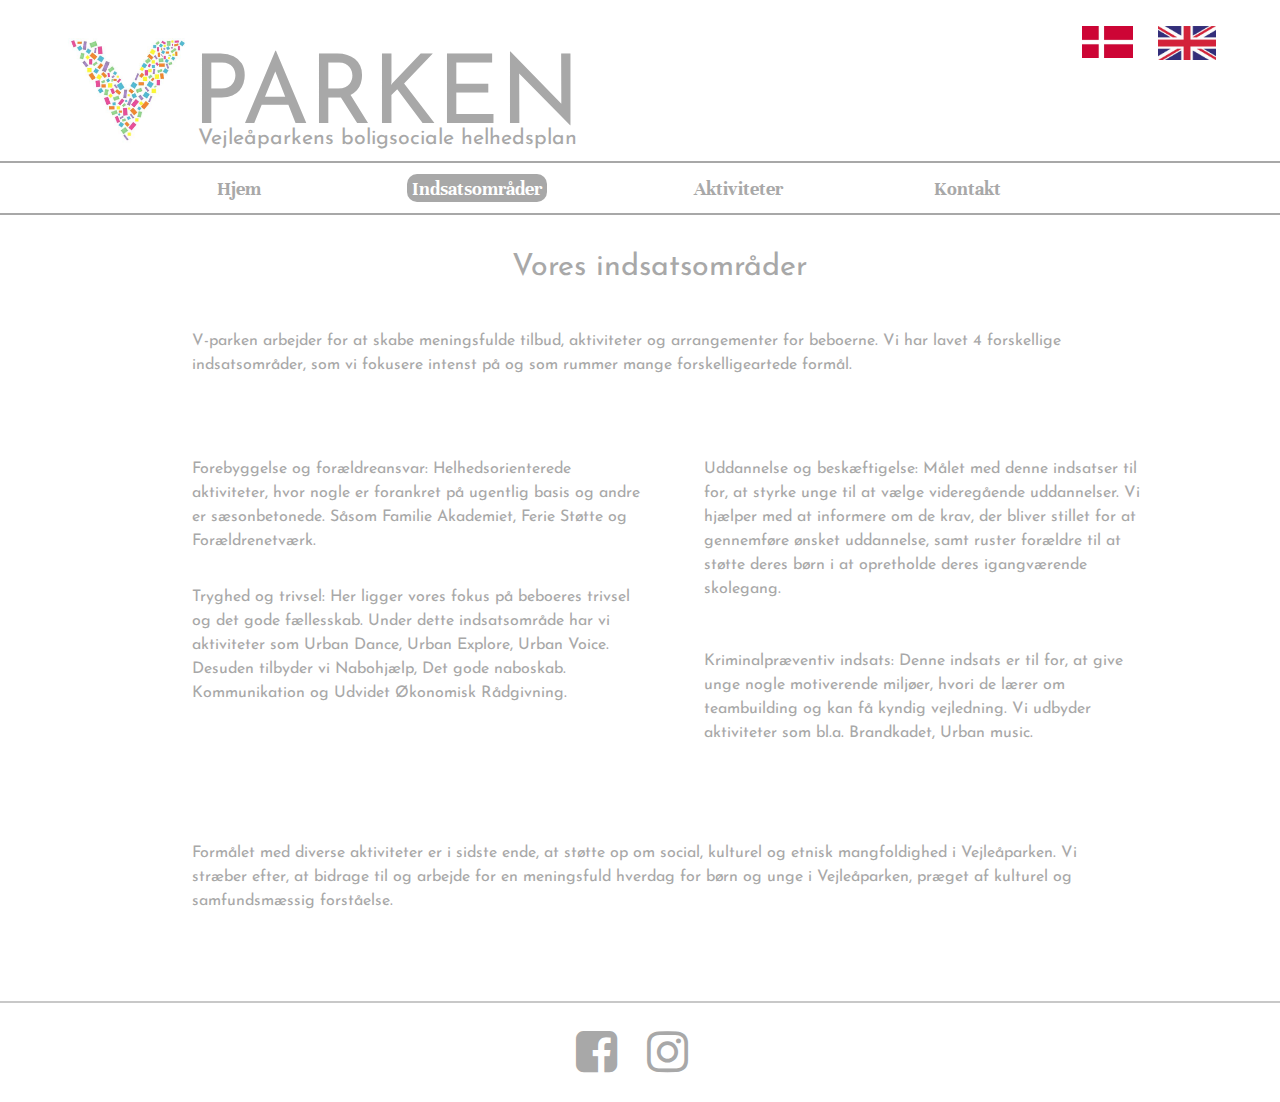
<file: indsats.html>
<!DOCTYPE HTML>
<html lang="da">
<head>
<meta charset="utf-8">
<link rel="stylesheet" type="text/css" href="styles.css">
<link href="https://fonts.googleapis.com/css?family=Josefin+Sans" rel="stylesheet">
<link href="https://fonts.googleapis.com/css?family=Unna" rel="stylesheet">
<link rel="stylesheet" href="https://cdnjs.cloudflare.com/ajax/libs/font-awesome/4.7.0/css/font-awesome.min.css">
<title>V-Parken</title>
<meta name="viewport" content="width=device-width, initial-scale=1.0">
</head>

<body>

<!-- FLAGENE -->

<img class="engelsk" src="english.png" alt="english">

<img class="dansk" src="dansk.png" alt="dansk">

<!-- LOGO -->

<img id="logo" src="logo.jpg" alt="logo">

<!-- SKRIFT PARKEN -->

<h2>PARKEN</h2>

<!-- UNDERSKRIFT -->

<h3>Vejleåparkens boligsociale helhedsplan</h3>

<!-- MENUBAREN -->

<div class="spacer">

</div>

<div id="navigation">

<ul>

<li><a href="index.html">Hjem</a></li>

<li><a href="indsats.html" class="selected">Indsatsområder</a></li>

<li><a href="aktiviteter.html">Aktiviteter</a></li>

<li><a href="kontakt.html">Kontakt</a></li>

</ul>

</div>

<div class="spacer"></div>

<h1>Vores indsatsområder</h1>

<p class="start"> V-parken arbejder for at skabe meningsfulde tilbud, aktiviteter og arrangementer for beboerne. Vi har lavet 4 forskellige indsatsområder, som vi fokusere intenst på og som rummer mange forskelligeartede formål.</p>

<p class="next"> Forebyggelse og forældreansvar: Helhedsorienterede aktiviteter,
hvor nogle er forankret på ugentlig basis og andre er sæsonbetonede.
Såsom Familie Akademiet, Ferie Støtte og Forældrenetværk.</p>

<p class="glemt">Kriminalpræventiv indsats: Denne indsats er til for, at give unge nogle
motiverende miljøer, hvori de lærer om teambuilding og kan få kyndig
vejledning. Vi udbyder aktiviteter som bl.a. Brandkadet, Urban music.</p>

<p class="third">Uddannelse og beskæftigelse: Målet med denne
indsatser til for, at styrke unge til at vælge videregående uddannelser.
Vi hjælper med at informere om de krav, der bliver stillet
for at gennemføre ønsket uddannelse, samt ruster forældre til at
støtte deres børn i at opretholde deres igangværende skolegang.</p>

<p class="fourth">Tryghed og trivsel: Her ligger vores fokus på beboeres
trivsel og det gode fællesskab. Under dette indsatsområde har
vi aktiviteter som Urban Dance, Urban Explore, Urban Voice. Desuden
tilbyder vi Nabohjælp, Det gode naboskab. Kommunikation og Udvidet
Økonomisk Rådgivning.</p>

<p class="slut">Formålet med diverse aktiviteter er i sidste ende,
at støtte op om social, kulturel og etnisk mangfoldighed i
Vejleåparken. Vi stræber efter, at bidrage til og arbejde for
en meningsfuld hverdag for børn og unge i Vejleåparken, præget af
kulturel og samfundsmæssig forståelse.</p>

<!-- FACEBOOK & INSTAGRAM -->
    <footer class="footer">
      <a href="https://www.facebook.com/helhedsplanenivejleaparken/">
        <i class="fa fa-facebook-square fa-2x"></i></a>
        <a href="#">
        <i class="fa fa-instagram" aria-hidden="true"></i></a>
    </footer>

</body>
</html>
</file>
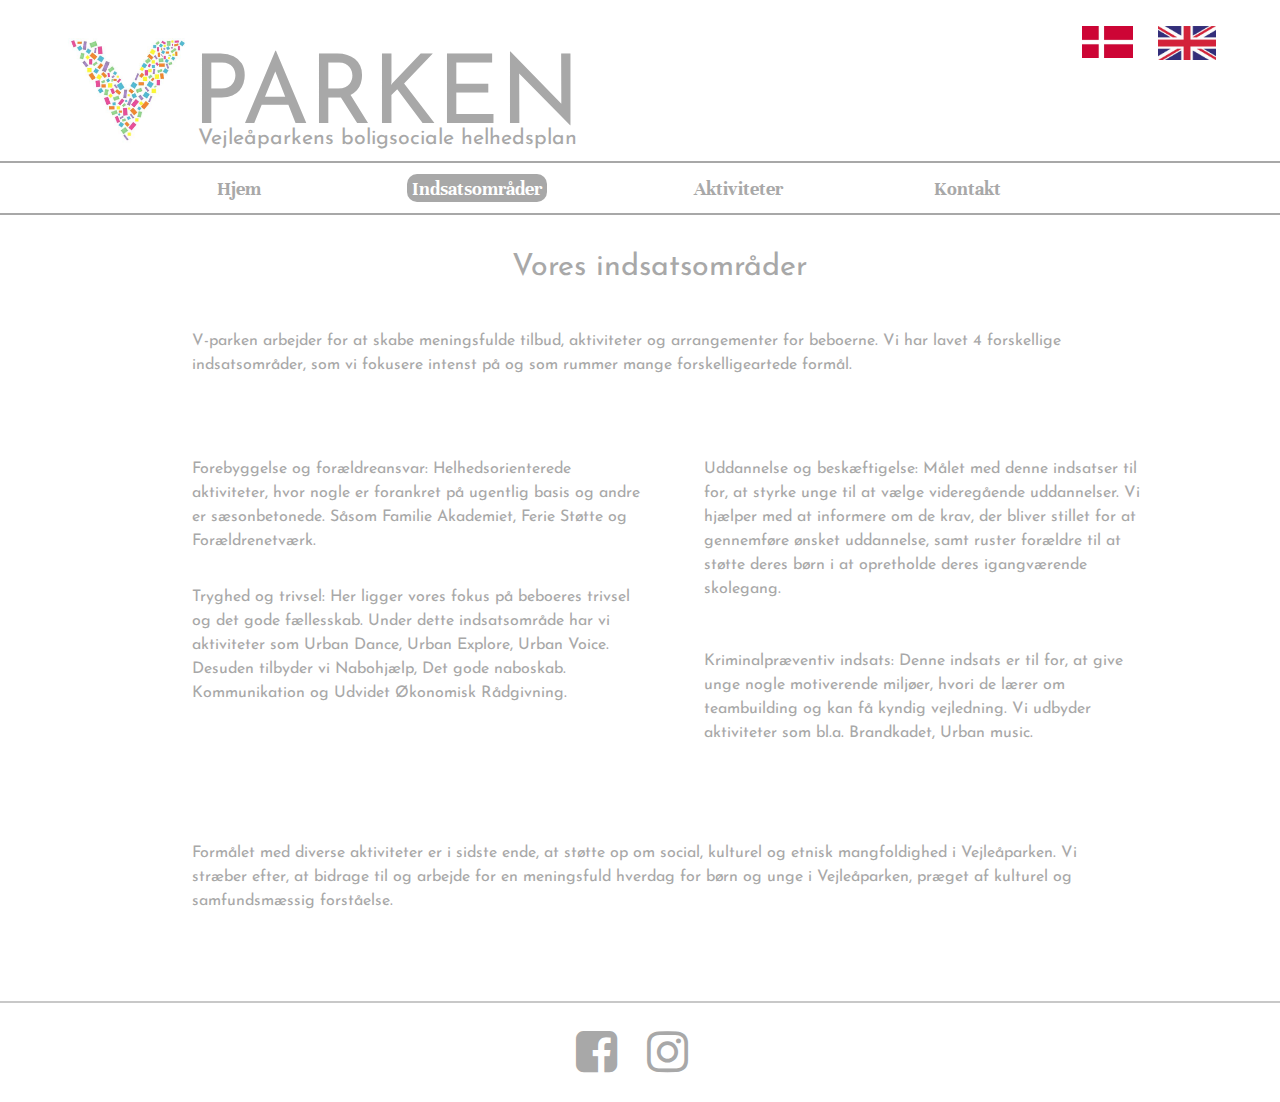
<file: indsatsområder.html>
<!DOCTYPE HTML>
<html>
<head>
<meta charset="utf-8"> <meta name="language" content="Danish">
<link rel="stylesheet" type="text/css" href="styles.css">
<link href="https://fonts.googleapis.com/css?family=Josefin+Sans" rel="stylesheet">
<link href="https://fonts.googleapis.com/css?family=Unna" rel="stylesheet">
<link rel="stylesheet" href="https://cdnjs.cloudflare.com/ajax/libs/font-awesome/4.7.0/css/font-awesome.min.css">
<title>V-Parken</title>
<meta name="viewport" content="width=device-width, initial-scale=1.0">
</head>

<body>

<!-- FLAGENE -->

<img class="engelsk" src="english.png" alt="english">

<img class="dansk" src="dansk.png" alt="dansk">

<!-- LOGO -->

<img id="logo" src="logo.jpg" alt="logo">

<!-- SKRIFT PARKEN -->

<h2>PARKEN</h2>

<!-- UNDERSKRIFT -->

<h3>Vejleåparkens boligsociale helhedsplan</h3>

<!-- MENUBAREN -->

<div class="spacer">

</div>

<div id="navigation">

<ul>

<li><a href="index.html">Hjem</a></li>

<li><a href="indsatsområder.html" class="selected">Indsatsområder</a></li>

<li><a href="aktiviteter.html">Aktiviteter</a></li>

<li><a href="kontakt.html">Kontakt</a></li>

</ul>

</div>

<div class="spacer"></div>

<h1>Vores indsatsområder</h1>

<p class="start"> V-parken arbejder for at skabe meningsfulde tilbud, aktiviteter og arrangementer
for beboerne. Vi har lavet 4 forskellige indsatsområder, som vi fokusere intenst på og som rummer mange forskelligeartede formål.</p>

<p class="next"> Forebyggelse og forældreansvar: Helhedsorienterede aktiviteter,
hvor nogle er forankret på ugentlig basis og andre er sæsonbetonede.
Såsom Familie Akademiet, Ferie Støtte og Forældrenetværk.</p>

<p class="glemt">Kriminalpræventiv indsats: Denne indsats er til for, at give unge nogle
motiverende miljøer, hvori de lærer om teambuilding og kan få kyndig
vejledning. Vi udbyder aktiviteter som bl.a. Brandkadet, Urban music.</p>

<p class="third">Uddannelse og beskæftigelse: Målet med denne
indsatser til for, at styrke unge til at vælge videregående uddannelser.
Vi hjælper med at informere om de krav, der bliver stillet
for at gennemføre ønsket uddannelse, samt ruster forældre til at
støtte deres børn i at opretholde deres igangværende skolegang.</p>

<p class="fourth">Tryghed og trivsel: Her ligger vores fokus på beboeres
trivsel og det gode fællesskab. Under dette indsatsområde har
vi aktiviteter som Urban Dance, Urban Explore, Urban Voice. Desuden
tilbyder vi Nabohjælp, Det gode naboskab. Kommunikation og Udvidet
Økonomisk Rådgivning.</p>

<p class="slut">Formålet med diverse aktiviteter er i sidste ende,
at støtte op om social, kulturel og etnisk mangfoldighed i
Vejleåparken. Vi stræber efter, at bidrage til og arbejde for
en meningsfuld hverdag for børn og unge i Vejleåparken, præget af
kulturel og samfundsmæssig forståelse.</p>

<!-- FACEBOOK & INSTAGRAM -->
    <footer class="footer">
      <a href="https://www.facebook.com/helhedsplanenivejleaparken/">
        <i class="fa fa-facebook-square fa-2x"></i></a>
        <a href="#">
        <i class="fa fa-instagram" aria-hidden="true"></i></a>
    </footer>

</body>
</html>
</file>
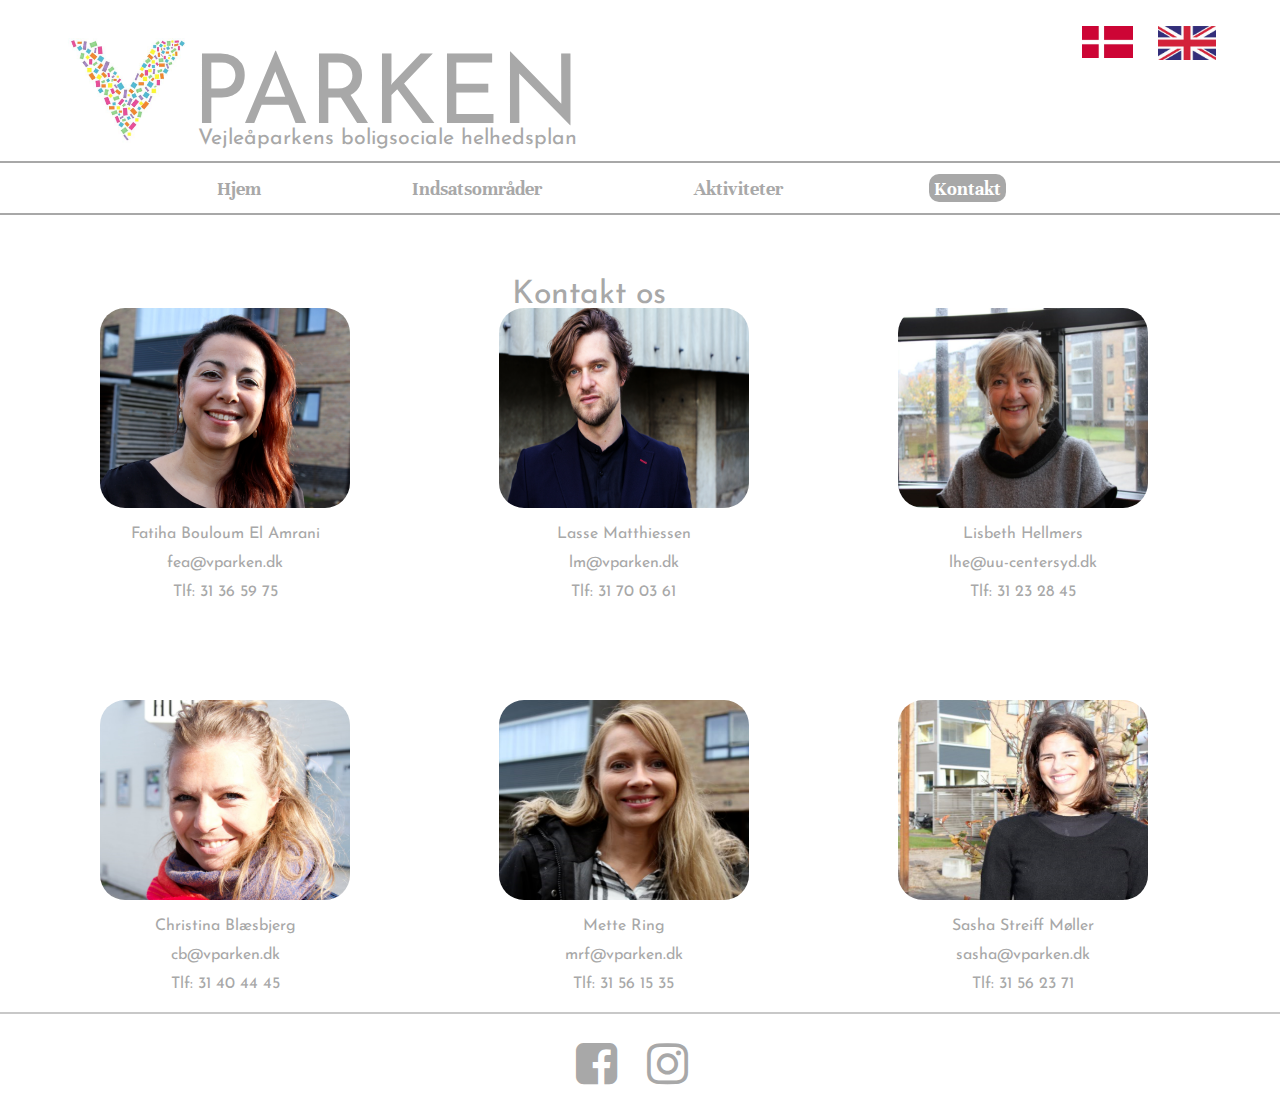
<file: kontakt.html>
<!DOCTYPE HTML>
<html lang="da">
<head>
<meta charset="utf-8">
<link rel="stylesheet" type="text/css" href="style.css">
<link href="https://fonts.googleapis.com/css?family=Josefin+Sans" rel="stylesheet">
<link href="https://fonts.googleapis.com/css?family=Unna" rel="stylesheet">
<link rel="stylesheet" href="https://cdnjs.cloudflare.com/ajax/libs/font-awesome/4.7.0/css/font-awesome.min.css">
<title>V-Parken</title>
<meta name="viewport" content="width=device-width, initial-scale=1.0">
</head>

<body>

<!-- FLAGENE -->

<img class="engelsk" src="english.png" alt="english">

<img class="dansk" src="dansk.png" alt="dansk">

<!-- LOGO -->

<img id="logo" src="logo.jpg" alt="logo">

<!-- SKRIFT PARKEN -->

<h2>PARKEN</h2>

<!-- UNDERSKRIFT -->

<h3>Vejleåparkens boligsociale helhedsplan</h3>

<!-- MENUBAREN -->

<div class="spacer">

</div>

<div id="navigation">

<ul>

<li><a href="index.html">Hjem</a></li>

<li><a href="indsats.html">Indsatsområder</a></li>

<li><a href="aktiviteter.html">Aktiviteter</a></li>

<li><a href="kontakt.html" class="selected">Kontakt</a></li>

</ul>

</div>

<div class="spacer"></div>

  <h1>Kontakt os</h1>
  <figure>
  <img src="Fatiha.png" alt="Fatiha">
     <p class="Navn"> Fatiha Bouloum El Amrani</p>
     <p class="E-mail"> fea@vparken.dk</p>
     <p class="Telefon"> Tlf: 31 36 59 75</p>
     </figure>

  <figure>
  <img src="Lasse.jpg" alt="Lasse">
     <p class="Navn"> Lasse Matthiessen</p>
     <p class="E-mail"> lm@vparken.dk</p>
     <p class="Telefon"> Tlf: 31 70 03 61</p>
     </figure>

  <figure>
  <img src="Lisbeth.png" alt="Lisbeth">
     <p class="Navn"> Lisbeth Hellmers</p>
     <p class="E-mail"> lhe@uu-centersyd.dk</p>
     <p class="Telefon"> Tlf: 31 23 28 45</p>
     </figure>

  <figure>
  <img src="Christina.png" alt="Christina">
      <p class="Navn"> Christina Blæsbjerg</p>
      <p class="E-mail"> cb@vparken.dk</p>
      <p class="Telefon"> Tlf: 31 40 44 45</p>
      </figure>

  <figure>
  <img src="Mette.png" alt="Mette">
        <p class="Navn"> Mette Ring</p>
        <p class="E-mail"> mrf@vparken.dk</p>
        <p class="Telefon"> Tlf: 31 56 15 35</p>
        </figure>

  <figure>
  <img src="Sasha.png" alt="Sasha">
        <p class="Navn"> Sasha Streiff Møller</p>
        <p class="E-mail"> sasha@vparken.dk</p>
        <p class="Telefon"> Tlf: 31 56 23 71</p>
        </figure>

        <!-- FACEBOOK & INSTAGRAM -->
            <footer class="footer">
              <a href="https://www.facebook.com/helhedsplanenivejleaparken/">
                <i class="fa fa-facebook-square fa-2x"></i></a>
                <a href="#">
                <i class="fa fa-instagram" aria-hidden="true"></i></a>
            </footer>

        </body>
        </html>
</file>
<file: styles.css>
* {
margin: 0;
padding: 0;
border: 0;
font-size: 100%;
font: inherit;
vertical-align: baseline;
font-family: "Josefin Sans", sans-serif;
font-family: 'Unna', serif;
}
body{
margin: 0;
padding: 0;
}
#logo{
  width: 12%;
  height: 12%;
  float: left;
	padding-top: 12%;
	padding-left: 5%;
}
/*** BILLEDERNE **/
img.engelsk {
height: 8%;
width: 8%;
float:right;
margin-left: 2%;
margin-right: 5%;
margin-top: 5%;
}
img.dansk {
height: 7%;
width: 7%;
float:right;
margin-top: 5%;
}
/*** AL TEXT **/
h1 {
font-family: "Josefin Sans", sans-serif;
text-align: center;
margin-top: 10%;
font-size: 1.8em;
color: #a8a8a8;
padding: 0px;
position: absolute;
margin-left: 12%;
margin-bottom: 10%;
}
h2 {
font-size: 300%;
font-family: 'Josefin Sans', sans-serif;
text-align: left;
margin-left: 0%;
margin-top: 0%;
padding-top: 12%;
color: #a8a8a8;
}
h3 {
  font-size: 65%;
  font-family: 'Josefin Sans', sans-serif;
  text-align: left;
  margin-left: 18%;
  margin-top: 0%;
	color: #a8a8a8;
}
p {
margin-left: 7%;
margin-right: 7%;
font-family: "Josefin Sans", sans-serif;
color: #a8a8a8;
padding: 0px;
line-height: 150%;
}
.start {
margin-top: 25%;
position: absolute;
}
.next {
margin-top: 70%;
position: absolute;
}
.third{
margin-top: 160%;
position: absolute;
}
.fourth {
margin-top: 220%;
position: absolute;
}
.slut {
margin-top: 270%;
position: absolute;
}
p.glemt {
margin-top: 110%;
position: absolute;
}

/* FACEBOOK */
i.fa.fa-facebook-square.fa-2x
{
	color: #a8a8a8;
	font-size: 300%;
	margin-left: 40%;
  margin-bottom: 5%;
}

i.fa.fa-instagram{
	font-size: 300%;
	color: #a8a8a8;
	margin-left: 2%;
}

/* MENUBAREN */
.spacer {
	max-width: 1200px;
	width: 100%;
	height: 2px;
	background: #a8a8a8;
	margin: 4px 0px;
	float: left;
	margin-top: 1%;
	margin-bottom: 1%;
}
#navigation {
font-family: 'Unna', serif;
	max-width: 1200px;
	width: 100%;
	padding: 2px;
	list-style: none;
	display: inline-block;
	font-size: 13px;
	text-align: center;
}
#navigation li {
	display: inline-block;
	font-family: 'Unna', serif;
}
#navigation a {
	margin: 0 9px 0 9px;
	padding: 3px 5px 0 5px;
	text-decoration: none;
	color: #a8a8a8;
	border-radius: 10px;
	font-family: 'Unna', serif;
}
#navigation a:hover{
	background: #a8a8a8;
	padding-bottom: 2px;
	color: #FFF;
	font-family: 'Unna', serif;
}
#navigation a.selected{
	background: #a8a8a8;
	padding-bottom: 2px;
	color: #FFF;
	font-family: 'Unna', serif;
}

footer{
	background-color: white;
  padding-left: 0%;
  margin-bottom: 0px;
  max-width: inherit;
	width: 100%;
  clear: both;
  border-top: 2px solid rgb(200, 200, 200);
}

.footer{
position: inherit;
margin-top: 1220px;
}

footer p{
  display:inline-block;
  font-size: 1em;
}

footer p a{
  color: grey;
  text-decoration: none;
}

footer i{
	margin-bottom: 3%;
  margin-top: 2%;
	font-size: 30px;
	color: #a8a8a8;
}

/** DESKTOP ****/
@media screen and (min-width: 480px) {
body {
margin: 0;
padding: 0;
}
#logo{
  width: 10%;
  height: 10%;
  float: left;
  padding-top: 3%;
  padding-left: 5%;
  }
/*** BILLEDERNE **/
img.engelsk {
height: 4.5%;
width: 4.5%;
float:right;
margin-left: 2%;
margin-right: 5%;
margin-top: 2%;
}
img.dansk {
height: 4%;
width: 4%;
float:right;
margin-top: 2%;
}
/*** AL TEXT **/
h1 {
font-family: "Josefin Sans", sans-serif;
text-align: center;
margin-top: 4%;
font-size: 200%;
color: #a8a8a8;
padding: 0px;
position: absolute;
margin-left: 40%;
margin-bottom: 10%;
font-size: 190%;
}
h2  {
 font-family: "Josefin Sans", sans-serif;
 text-align: center;
 margin-top: 4%;
 margin-left: 15%;
 font-size: 600%;
 color: #a8a8a8;
 padding: 0px;
 position: absolute;
 margin-bottom: 10%;
}
h3 {
  font-size: 133.5%;
  font-family: 'Josefin Sans', sans-serif;
  text-align: left;
  margin-top: 10%;
  margin-left: 15.5%;
  position: absolute;
  color: #a8a8a8;
}
p {
margin-left: 20%;
margin-right: 20%;
font-family: "Josefin Sans", sans-serif;
color: #a8a8a8;
line-height: 150%;
}
.start {
margin-top: 10%;
position: absolute;
font-size: 100%;
margin-left: 15%;
margin-right: 15%;
}
.next {
margin-top: 20%;
position: absolute;
float: left;
font-size: 100%;
margin-right:50%;
margin-left: 15%;
}
.third{
margin-top: 20%;
position: absolute;
font-size: 100%;
margin-right:10%;
margin-left: 55%;
float: right;
}
p.glemt{
margin-top: 35%;
position: absolute;
font-size: 100%;
margin-right:10%;
margin-left: 55%;
float: right;
}
.fourth {
margin-top: 30%;
position: absolute;
float: left;
font-size: 100%;
margin-right:50%;
margin-left: 15%;
}
.slut {
margin-top: 50%;
position: absolute;
font-size: 100%;
margin-left: 15%;
margin-right: 15%;
}
/* FACEBOOK */
i.fa.fa-facebook-square.fa-2x {
  color: #a8a8a8;
  font-size: 300%;
  margin-left: 45%;
  margin-top: 0%;
  margin-bottom: 2%;
}
i.fa.fa-instagram {
  font-size: 300%;
  color: #a8a8a8;
  margin-left: 2%;
  margin-bottom: 2%;
}
/* MENUBAREN */
.spacer {
  max-width: 100%;
  width: 100%;
  height: 2px;
  background: #a8a8a8;
  margin: 4px 0px;
  float: left;
  margin-top: 1%;
  margin-bottom: 1%;
}
#navigation {
font-family: 'Unna', serif;
  max-width: 100%;
  width: 95%;
  padding: 1px;
  list-style: none;
  display: inline-block;
  font-size: 10px;
  text-align: center;
}
#navigation li {
  display: inline-block;
  font-family: 'Unna', serif;
  font-weight: bold;
  font-size: 200%;
  margin-left: 5%;
  margin-right: 5%;
}
#navigation a {
  text-decoration: none;
  color: #a8a8a8;
  border-radius: 10px;
  font-family: 'Unna', serif;
}
#navigation a:hover{
  background: #a8a8a8;
  padding-bottom: 2px;
  color: #FFF;
  font-family: 'Unna', serif;
}
#navigation a.selected{
  background: #a8a8a8;
  padding-bottom: 2px;
  color: #FFF;
  font-family: 'Unna', serif;
}

footer{
	background-color: white;
  padding-left: 0%;
  margin-bottom: 0px;
  max-width: inherit;
	width: 100%;
  clear: both;
  border-top: 2px solid rgb(200, 200, 200);
}

.footer{
position: inherit;
margin-top: 800px;
}

footer p{
  display:inline-block;
  font-size: 1em;
}

footer p a{
  color: grey;
  text-decoration: none;
}

footer i{
	margin-bottom: 3%;
  margin-top: 2%;
	font-size: 30px;
	color: #a8a8a8;
}
}
</file>
<file: style.css>
* {
margin: 0;
padding: 0;
border: 0;
font-size: 100%;
font: inherit;
vertical-align: baseline;
font-family: "Josefin Sans", sans-serif;
font-family: 'Unna', serif;
}
body{
margin: 0;
padding: 0;
}
#logo{
  width: 12%;
  height: 12%;
  float: left;
	padding-top: 12%;
	padding-left: 5%;
}
/*** BILLEDERNE **/
img.engelsk {
height: 8%;
width: 8%;
float:right;
margin-left: 2%;
margin-right: 5%;
margin-top: 5%;
}
img.dansk {
height: 7%;
width: 7%;
float:right;
margin-top: 5%;
}
/*** AL TEXT **/
h1 {
font-family: "Josefin Sans", sans-serif;
text-align: center;
margin-top: 10%;
font-size: 1.8em;
color: #a8a8a8;
padding: 0px;
position: absolute;
margin-left: 30%;
margin-bottom: 10%;
}
h2 {
font-size: 300%;
font-family: 'Josefin Sans', sans-serif;
text-align: left;
margin-left: 0%;
margin-top: 0%;
padding-top: 12%;
color: #a8a8a8;
}
h3 {
  font-size: 65%;
  font-family: 'Josefin Sans', sans-serif;
  text-align: left;
  margin-left: 18%;
  margin-top: 0%;
	color: #a8a8a8;
}
p {
margin-left: 7%;
margin-right: 7%;
font-family: "Josefin Sans", sans-serif;
color: #a8a8a8;
padding: 0px;
line-height: 150%;
}
/* FACEBOOK */
i.fa.fa-facebook-square.fa-2x
{
	color: #a8a8a8;
	font-size: 300%;
	margin-left: 40%;
}

i.fa.fa-instagram{
	font-size: 300%;
	color: #a8a8a8;
	margin-left: 2%;
}

/* MENUBAREN */
.spacer {
	max-width: 1200px;
	width: 100%;
	height: 2px;
	background: #a8a8a8;
	margin: 4px 0px;
	float: left;
	margin-top: 1%;
	margin-bottom: 1%;
}
#navigation {
font-family: 'Unna', serif;
	max-width: 100%;
	width: 100%;
	padding: 2px;
	list-style: none;
	display: inline-block;
	font-size: 13px;
	text-align: center;
}
#navigation li {
	display: inline-block;
	font-family: 'Unna', serif;
}
#navigation a {
	margin: 0 9px 0 9px;
	padding: 3px 5px 0 5px;
	text-decoration: none;
	color: #a8a8a8;
	border-radius: 10px;
	font-family: 'Unna', serif;
}
#navigation a:hover{
	background: #a8a8a8;
	padding-bottom: 2px;
	color: #FFF;
	font-family: 'Unna', serif;
}
#navigation a.selected{
	background: #a8a8a8;
	padding-bottom: 2px;
	color: #FFF;
	font-family: 'Unna', serif;
}

figcaption{
  text-align: center;
}

.E-mail{
  color: #a8a8a8;
	margin-top: 5px;
}

.Navn{
	margin-top: 10px;
  color: #a8a8a8;
}
.Telefon{
color: #a8a8a8;
margin-top: 5px;
}

figure img{
	width: 250px;
	height: 200px;
	border-radius: 25px;
}
figure{
	display: inline-block;
	text-align: center;
	margin: 1em 3.5vw;
	margin-left: 60px;
	margin-top: 80px;
	padding: 0;
}
footer{
	background-color: white;
  padding-left: 0%;
  margin-bottom: 0px;
  max-width: inherit;
	width: 100%;
  clear: both;
  border-top: 2px solid rgb(200, 200, 200);
}

.footer{
position: inherit;
}

footer p{
  display:inline-block;
  font-size: 1em;
}

footer p a{
  color: grey;
  text-decoration: none;
}

footer i{
	margin-bottom: 3%;
  margin-top: 2%;
	font-size: 30px;
	color: #a8a8a8;
}

/** DESKTOP ****/
@media screen and (min-width: 480px) {
body {
margin: 0;
padding: 0;
}
#logo{
  width: 10%;
  height: 10%;
  float: left;
  padding-top: 3%;
  padding-left: 5%;
  }
/*** BILLEDERNE **/
img.engelsk {
height: 4.5%;
width: 4.5%;
float:right;
margin-left: 2%;
margin-right: 5%;
margin-top: 2%;
}
img.dansk {
height: 4%;
width: 4%;
float:right;
margin-top: 2%;
}
/*** AL TEXT **/
h1 {
font-family: "Josefin Sans", sans-serif;
text-align: center;
margin-top: 4%;
font-size: 200%;
color: #a8a8a8;
padding: 0px;
position: absolute;
margin-left: 40%;
margin-bottom: 10%;
}
h2  {
 font-family: "Josefin Sans", sans-serif;
 text-align: center;
 margin-top: 4%;
 margin-left: 15%;
 font-size: 600%;
 color: #a8a8a8;
 padding: 0px;
 position: absolute;
 margin-bottom: 10%;
}
h3 {
  font-size: 133.5%;
  font-family: 'Josefin Sans', sans-serif;
  text-align: left;
  margin-top: 10%;
  margin-left: 15.5%;
  position: absolute;
  color: #a8a8a8;
}
p {
margin-left: 10%;
margin-right: 10%;
font-family: "Josefin Sans", sans-serif;
color: #a8a8a8;
line-height: 150%;
}

/* MENUBAREN */
.spacer {
  max-width: 100%;
  width: 100%;
  height: 2px;
  background: #a8a8a8;
  margin: 4px 0px;
  float: left;
  margin-top: 1%;
  margin-bottom: 1%;
}
#navigation {
font-family: 'Unna', serif;
  max-width: 100%;
  width: 95%;
  padding: 1px;
  list-style: none;
  display: inline-block;
  font-size: 10px;
  text-align: center;
}
#navigation li {
  display: inline-block;
  font-family: 'Unna', serif;
  font-weight: bold;
  font-size: 200%;
  margin-left: 5%;
  margin-right: 5%;
}
#navigation a {
  text-decoration: none;
  color: #a8a8a8;
  border-radius: 10px;
  font-family: 'Unna', serif;
}
#navigation a:hover{
  background: #a8a8a8;
  padding-bottom: 2px;
  color: #FFF;
  font-family: 'Unna', serif;
}
#navigation a.selected{
  background: #a8a8a8;
  padding-bottom: 2px;
  color: #FFF;
  font-family: 'Unna', serif;
}

figure img{
	width: 250px;
	height: 200px;
	border-radius: 25px;
}

figure{
	display: inline-block;
	text-align: center;
	margin: 1em 3.5vw;
	margin-left: 100px;
	margin-top: 80px;
	padding: 0;
}

/* FACEBOOK */
i.fa.fa-facebook-square.fa-2x {
  color: #a8a8a8;
  font-size: 300%;
  margin-left: 45%;
  margin-top: 0%;
  margin-bottom: 2%;
}

i.fa.fa-instagram {
  font-size: 300%;
  color: #a8a8a8;
  margin-left: 2%;
  margin-bottom: 2%;
}

footer{
	background-color: white;
  padding-left: 0%;
  margin-bottom: 0px;
  max-width: inherit;
	width: 100%;
  clear: both;
  border-top: 2px solid rgb(200, 200, 200);
}

.footer{
position: inherit;
}

footer p{
  display:inline-block;
  font-size: 1em;
}

footer p a{
  color: grey;
  text-decoration: none;
}

footer i{
	margin-bottom: 3%;
  margin-top: 2%;
	font-size: 30px;
	color: #a8a8a8;
}
}
</file>
